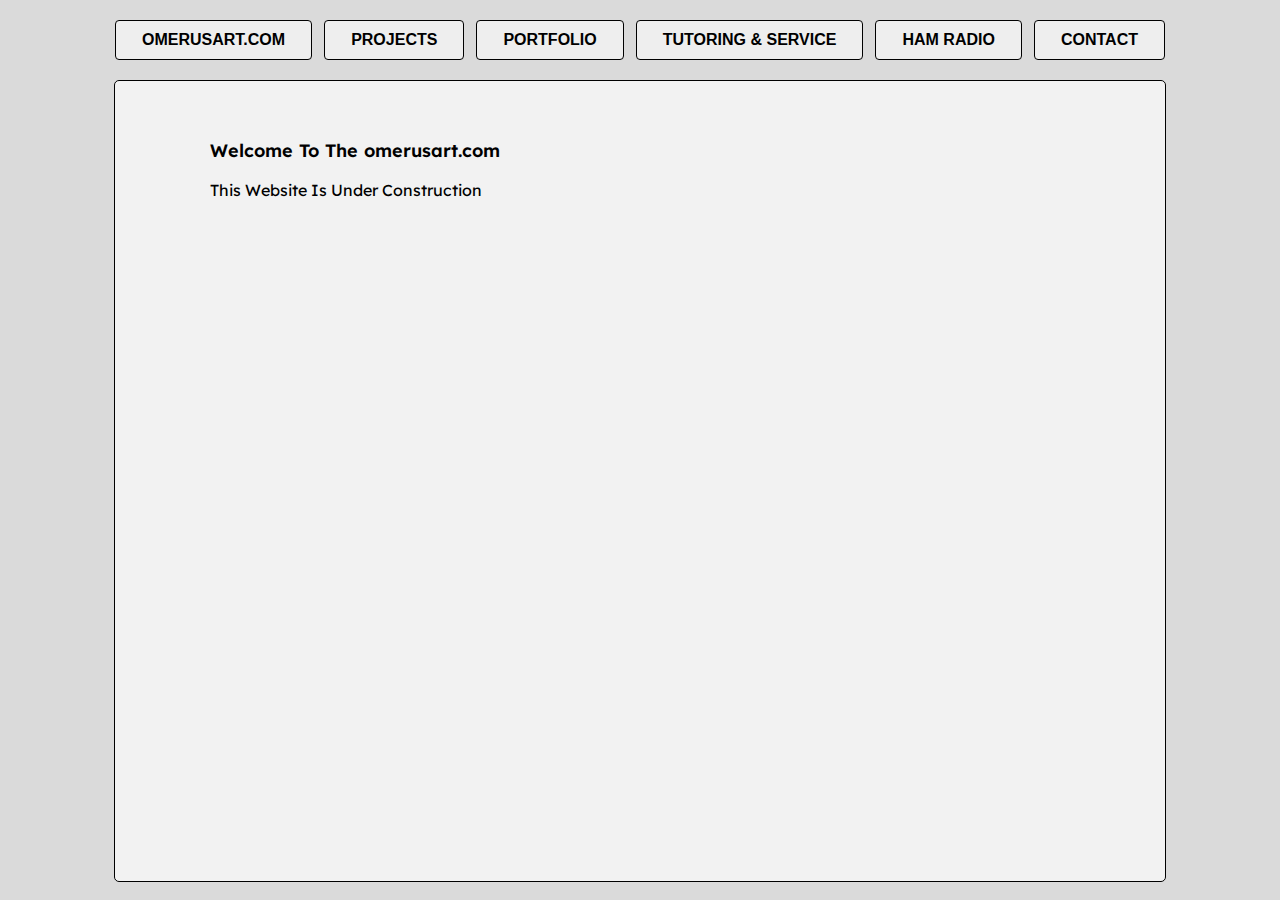
<file: index.html>
<!DOCTYPE html>
<html lang="en">
  <head>
    <meta charset="UTF-8" />
    <meta name="viewport" content="width=device-width, initial-scale=1.0" />
    <title>omerusart</title>
    <link
      href="https://fonts.googleapis.com/css?family=Lexend"
      rel="stylesheet"
    />
    <link rel="stylesheet" href="style.css" />
  </head>

  <body>
    <div class="navbar">
      <a href="index.html">
        <button class="buttons" id="button1">
          <p class="ButtonName">OMERUSART.COM</p>
        </button>
      </a>
      <a href="project.html">
        <button class="buttons" id="button2">
          <p class="ButtonName">PROJECTS</p>
        </button>
      </a>
      <a href="portfolio.html">
        <button class="buttons" id="button3">
          <p class="ButtonName">PORTFOLIO</p>
        </button>
      </a>
      <a href="business.html">
        <button class="buttons" id="button3">
          <p class="ButtonName">TUTORING & SERVICE</p>
        </button>
      </a>
      <a href="radio.html">
        <button class="buttons" id="button5">
          <p class="ButtonName">HAM RADIO</p>
        </button>
      </a>
      <a href="contact.html">
        <button class="buttons" id="button6">
          <p class="ButtonName">CONTACT</p>
        </button>
      </a>
    </div>
    <div class="main">
      <div class="content_container">
        <p class="miniTitlesOfDocument">Welcome To The omerusart.com</p>
        <p class="general_P">This Website Is Under Construction</p>
      </div>
    </div>
  </body>
</html>
</file>
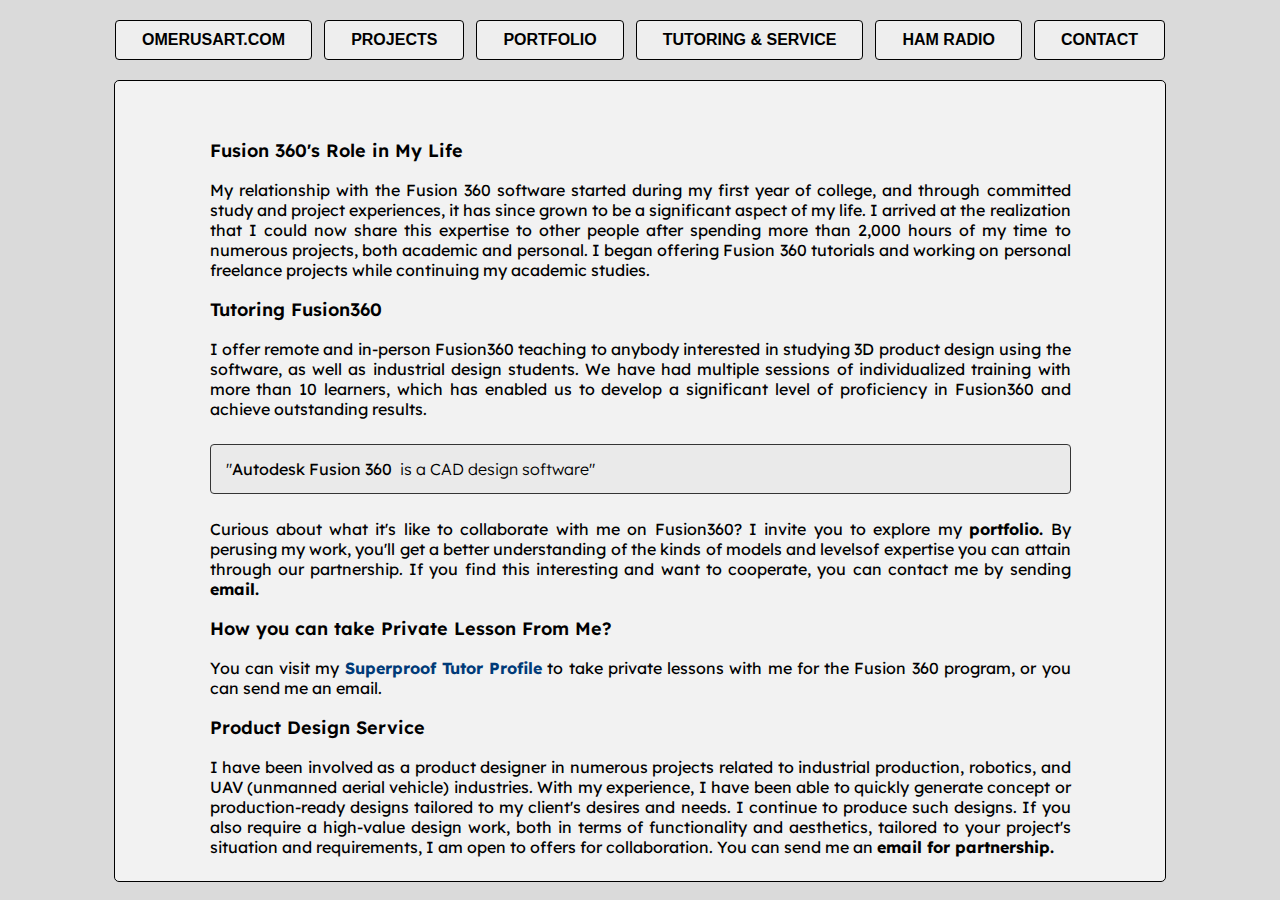
<file: business.html>
<!DOCTYPE html>
<html lang="en">

<head>
    <meta charset="UTF-8">
    <meta name="viewport" content="width=device-width, initial-scale=1.0">
    <title>omerusart</title>
    <link href='https://fonts.googleapis.com/css?family=Lexend' rel='stylesheet'>
    <link rel="stylesheet" href="style.css">
</head>

<body>
    <div class="navbar">
        <a href="index.html">
            <button class="buttons" id="button1">
                <P class="ButtonName">OMERUSART.COM</P>
            </button>
        </a>
        <a href="project.html">
            <button class="buttons" id="button2">
                <P class="ButtonName">PROJECTS</P>
            </button>
        </a>
        <a href="portfolio.html">
            <button class="buttons" id="button3">
                <P class="ButtonName">PORTFOLIO</P>
            </button>
        </a>
        <a href="business.html">
            <button class="buttons" id="button3">
                <P class="ButtonName">TUTORING & SERVICE</P>
            </button>
        </a>
        <a href="radio.html">
            <button class="buttons" id="button5">
                <P class="ButtonName">HAM RADIO</P>
            </button>
        </a>
        <a href="contact.html">
            <button class="buttons" id="button6">
                <P class="ButtonName">CONTACT</P>
            </button>
        </a>
    </div>
    <div class="main">
        <div class="content_container">
            <p class="miniTitlesOfDocument">Fusion 360's Role in My Life</p>
            <p class="general_P">My relationship with the Fusion 360 software started during my first year of college,
                and through
                committed study and project experiences, it has since grown to be a significant aspect of my life. I
                arrived at the realization that I could now share this expertise to other people after spending more
                than 2,000 hours of my time to numerous projects, both academic and personal. I began offering Fusion
                360 tutorials and working on personal freelance projects while continuing my academic studies.
            </p>
            <p class="miniTitlesOfDocument">Tutoring Fusion360</p>
            <p class="general_P">I offer remote and in-person Fusion360 teaching to anybody interested in studying 3D
                product design using
                the software, as well as industrial design students. We have had multiple sessions of individualized
                training with more than 10 learners, which has enabled us to develop a significant level of proficiency
                in Fusion360 and achieve outstanding results.
            </p>
            <div class="textCard">
                <p class="textCard_text">"<b>Autodesk Fusion
                        360</b>&nbsp is
                    a CAD
                    design
                    software"</p>
            </div>
            <p class="general_P">Curious about what it's like to collaborate with me on Fusion360? I invite you to
                explore my
                <a class="insite_link" href="portfolio.html" target="_blank"><b>portfolio.</b></a> By perusing my work,
                you'll get a better understanding of the kinds of models and levelsof expertise you can attain through
                our partnership. If you find this interesting and want to cooperate, you can contact me by sending <a
                    class="insite_link" href="contact.html" target="_blank"> <b>email.</b>
                </a>
            </p>
            <p class="miniTitlesOfDocument">How you can take Private Lesson From Me?</p>
            <p class="general_P">
                You can visit my
                <a class="outsite_link"
                    href="https://www.superprof.com.tr/yildir-onlarca-akademik-projenin-urun-tasarimlarini-gerceklestiren-bir-bilgisayar-muhendisligi-ogrencisi-olarak.html"
                    target="_blank"><b>Superproof Tutor Profile</b></a>
                to take private lessons with me for the Fusion 360 program,
                or you can send me an email.
            </p>
            <p class="miniTitlesOfDocument">Product Design Service</p>
            <p class="general_P">
                I have been involved as a product designer in numerous projects related to industrial production,
                robotics, and UAV (unmanned aerial vehicle) industries. With my experience, I have been able to quickly
                generate concept or production-ready designs tailored to my client's desires and needs. I continue to
                produce such designs. If you also require a high-value design work, both in terms of functionality and
                aesthetics, tailored to your project's situation and requirements, I am open to offers for
                collaboration. You can send me an <a class="insite_link" href="contact.html" target="_blank">
                    <b>email for partnership.</b>
            </p>
        </div>
    </div>
</body>

</html>
</file>
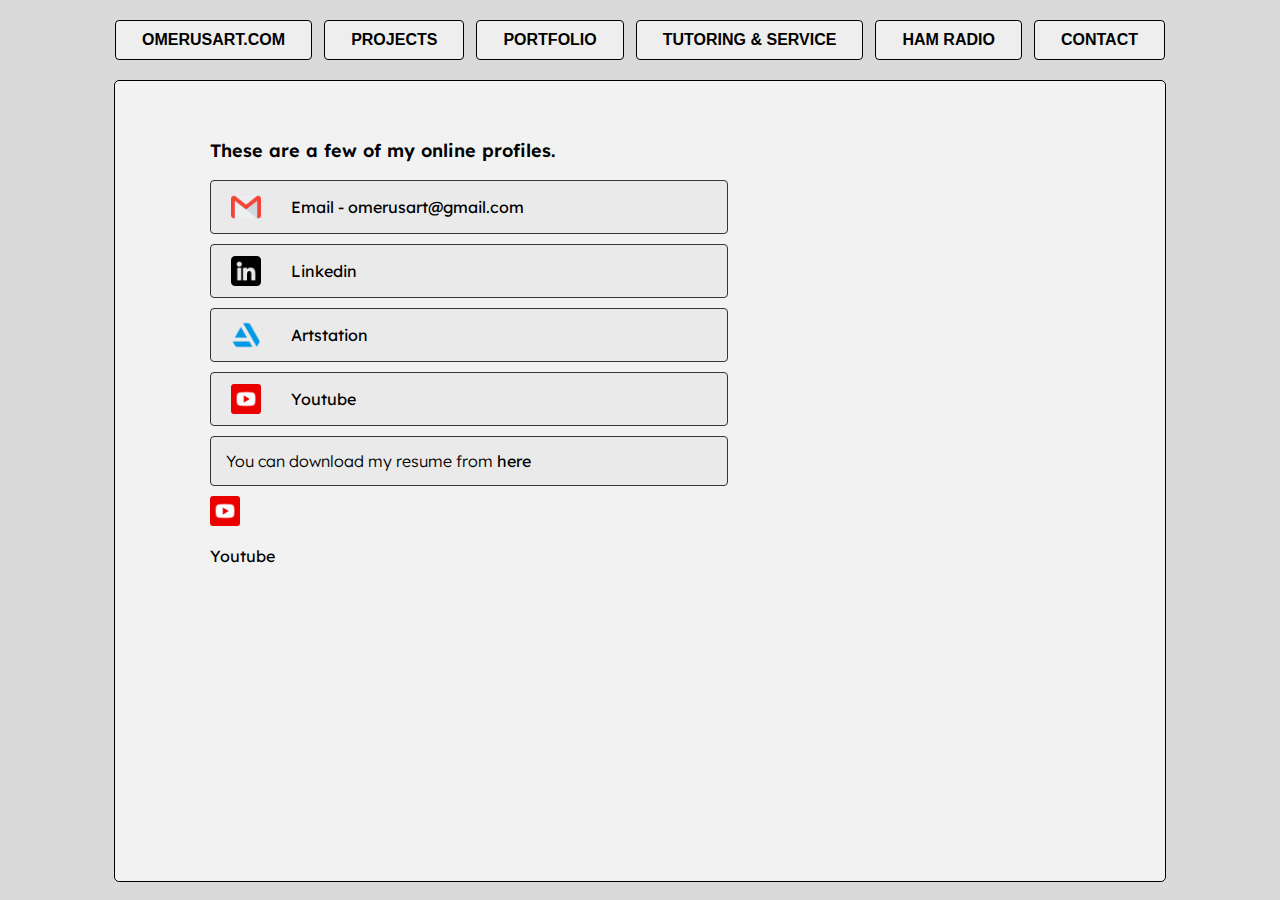
<file: contact.html>
<!DOCTYPE html>
<html lang="en">

<head>
    <meta charset="UTF-8">
    <meta name="viewport" content="width=device-width, initial-scale=1.0">
    <title>omerusart</title>
    <link href='https://fonts.googleapis.com/css?family=Lexend' rel='stylesheet'>
    <link rel="stylesheet" href="style.css">
</head>

<body>
    <div class="navbar">
        <a href="index.html">
            <button class="buttons" id="button1">
                <P class="ButtonName">OMERUSART.COM</P>
            </button>
        </a>
        <a href="project.html">
            <button class="buttons" id="button2">
                <P class="ButtonName">PROJECTS</P>
            </button>
        </a>
        <a href="portfolio.html">
            <button class="buttons" id="button3">
                <P class="ButtonName">PORTFOLIO</P>
            </button>
        </a>
        <a href="business.html">
            <button class="buttons" id="button3">
                <P class="ButtonName">TUTORING & SERVICE</P>
            </button>
        </a>
        <a href="radio.html">
            <button class="buttons" id="button5">
                <P class="ButtonName">HAM RADIO</P>
            </button>
        </a>
        <a href="contact.html">
            <button class="buttons" id="button6">
                <P class="ButtonName">CONTACT</P>
            </button>
        </a>
    </div>
    <div class="main">
        <div class="content_container">
            <p class="miniTitlesOfDocument">These are a few of my online profiles.</p>
            <div class="contactCard">
                <div class="contact_infoCard_logoCard">
                    <img class="contact_infoCard_logoCard_image" src="images/gmail (1).png" alt="">
                </div>
                <div class="contact_infoCard_textCard">
                    <p class="general_P">Email - omerusart@gmail.com</p>
                </div>
            </div>
            <div class="contactCard">
                <div class="contact_infoCard_logoCard">
                    <img class="contact_infoCard_logoCard_image" src="images/linkedin.png" alt="">
                </div>
                <div class="contact_infoCard_textCard">
                    <p class="general_P">Linkedin</p>
                </div>
            </div>
            <div class="contactCard">
                <div class="contact_infoCard_logoCard">
                    <img class="contact_infoCard_logoCard_image" src="images/artstation.png" alt="">
                </div>
                <div class="contact_infoCard_textCard">
                    <p class="general_P">Artstation</p>
                </div>
            </div>
            <div class="contactCard">
                <div class="contact_infoCard_logoCard">
                    <img class="contact_infoCard_logoCard_image" src="images/youtube (1).png" alt="">
                </div>
                <div class="contact_infoCard_textCard">
                    <p class="general_P">Youtube</p>
                </div>
            </div>
            <div class="contactCard">
                <p class="contactCard_text">You can download my resume from<a class="insite_link" href="index.html"
                        target="_blank">
                        <b>here</b>
                </p>
            </div>

            <a class="contactCard_a" href="https://www.instagram.com/omerusart/">
                <div>
                    <div class="newContactCard">
                        <img class="contact_infoCard_logoCard_image" src="images/youtube (1).png" alt="">
                        <p class="general_P">Youtube</p>
                    </div>
                </div>
            </a>

        </div>
    </div>
</body>

</html>
</file>
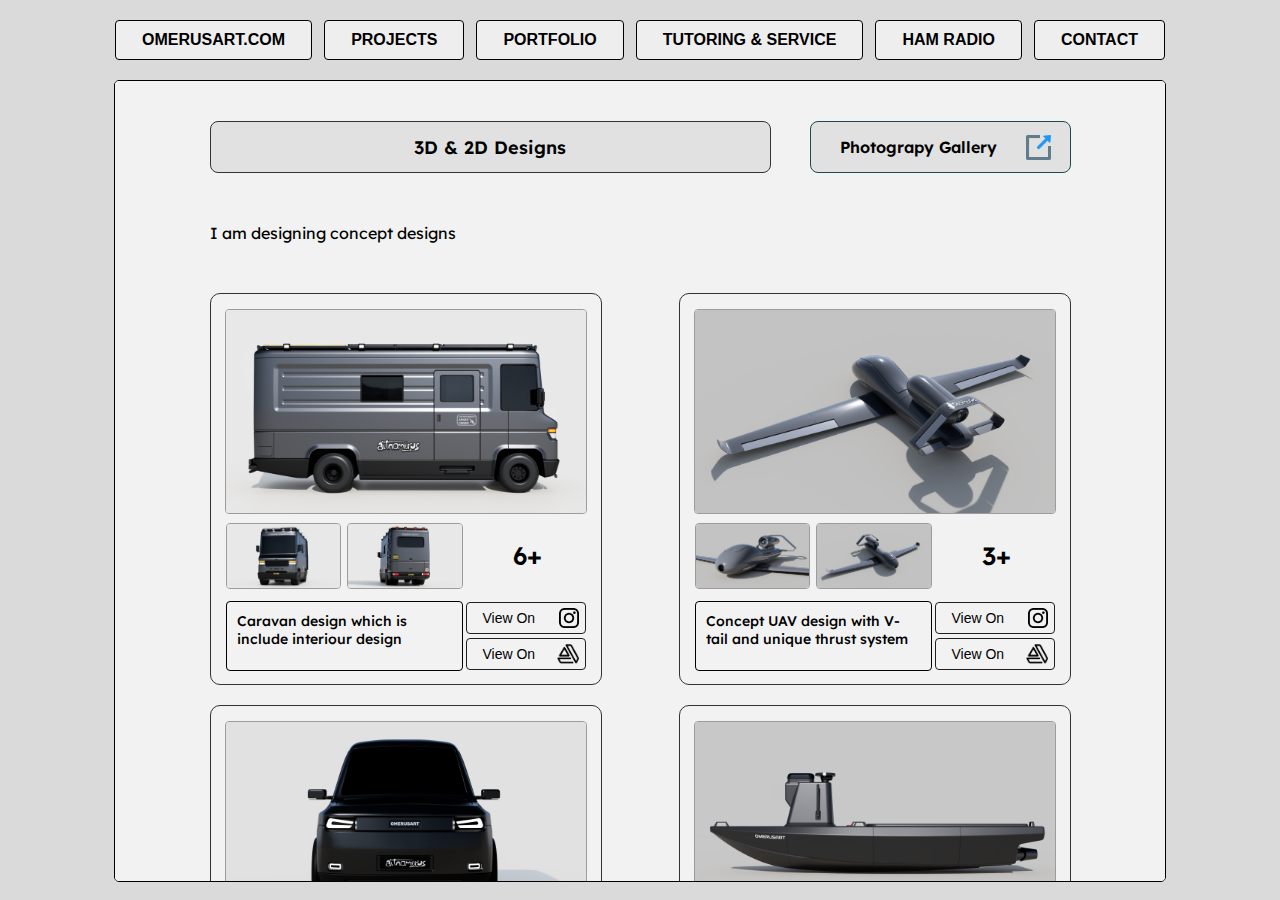
<file: portfolio.html>
<!DOCTYPE html>
<html lang="en">
  <head>
    <meta charset="UTF-8" />
    <meta name="viewport" content="width=device-width, initial-scale=1.0" />
    <title>omerusart</title>
    <link
      href="https://fonts.googleapis.com/css?family=Lexend"
      rel="stylesheet"
    />
    <link rel="stylesheet" href="style.css" />
  </head>

  <body>
    <div class="navbar">
      <a href="index.html">
        <button class="buttons" id="button1">
          <p class="ButtonName">OMERUSART.COM</p>
        </button>
      </a>
      <a href="project.html">
        <button class="buttons" id="button2">
          <p class="ButtonName">PROJECTS</p>
        </button>
      </a>
      <a href="portfolio.html">
        <button class="buttons" id="button3">
          <p class="ButtonName">PORTFOLIO</p>
        </button>
      </a>
      <a href="business.html">
        <button class="buttons" id="button3">
          <p class="ButtonName">TUTORING & SERVICE</p>
        </button>
      </a>
      <a href="radio.html">
        <button class="buttons" id="button5">
          <p class="ButtonName">HAM RADIO</p>
        </button>
      </a>
      <a href="contact.html">
        <button class="buttons" id="button6">
          <p class="ButtonName">CONTACT</p>
        </button>
      </a>
    </div>
    <div class="main">
      <div class="content_container">
        <div class="portfolioTitle_container">
          <div class="portfolieTitle_1">
            <p class="portfolioTitle_1_text">3D & 2D Designs</p>
          </div>
          <a href="index.html" class="portfolieTitle_2" id="#title_2">
            <p class="portfolioTitle_2_text">Photograpy Gallery</p>
            <img style="height: 25px" src="images/export.png" alt="" />
          </a>
        </div>

        <div class="general_P">I am designing concept designs</div>

        <div class="designCard_container">
          <div class="designCard">
            <img
              class="designCard_section1"
              src="images/Caracan_main.png"
              alt=""
            />
            <div class="designCard_section2_container">
              <img
                class="designCard_section2_img"
                src="images/Caravan_Secondary1.png"
                alt=""
              />
              <img
                class="designCard_section2_img"
                src="images/Caravan_Secondary2.png"
                alt=""
              />
              <div class="designCard_section2_imgCount">
                <p class="miniTitlesOfDocument" style="font-size: 25px">6+</p>
              </div>
            </div>
            <div class="designCard_section3">
              <div class="designCard_section3_description">
                <p class="designCard_descriptionText">
                  Caravan design which is include interiour design
                </p>
              </div>
              <div class="designCard_section3_linkButtons">
                <button class="designCard_section3_linkButtons_button">
                  <p class="designCard_descriptionText">View On</p>
                  <img
                    class="designCard_section3_linkButtons_logo"
                    src="images/instagram_black.png"
                    alt=""
                  />
                </button>
                <button class="designCard_section3_linkButtons_button">
                  <p class="designCard_descriptionText">View On</p>
                  <img
                    class="designCard_section3_linkButtons_logo"
                    src="images/artstation_black.png"
                    alt=""
                  />
                </button>
              </div>
            </div>
          </div>

          <div class="designCard">
            <img
              class="designCard_section1"
              src="images/Vjet_main.png"
              alt=""
            />
            <div class="designCard_section2_container">
              <img
                class="designCard_section2_img"
                src="images/Vjet_Secondary1.png"
                alt=""
              />
              <img
                class="designCard_section2_img"
                src="images/Vjet_Secondary2.png"
                alt=""
              />
              <div class="designCard_section2_imgCount">
                <p class="miniTitlesOfDocument" style="font-size: 25px">3+</p>
              </div>
            </div>
            <div class="designCard_section3">
              <div class="designCard_section3_description">
                <p class="designCard_descriptionText">
                  Concept UAV design with V-tail and unique thrust system
                </p>
              </div>
              <div class="designCard_section3_linkButtons">
                <button class="designCard_section3_linkButtons_button">
                  <p class="designCard_descriptionText">View On</p>
                  <img
                    class="designCard_section3_linkButtons_logo"
                    src="images/instagram_black.png"
                    alt=""
                  />
                </button>
                <button class="designCard_section3_linkButtons_button">
                  <p class="designCard_descriptionText">View On</p>
                  <img
                    class="designCard_section3_linkButtons_logo"
                    src="images/artstation_black.png"
                    alt=""
                  />
                </button>
              </div>
            </div>
          </div>

          <div class="designCard">
            <img
              class="designCard_section1"
              src="images/Suv_Secondary2.png"
              alt=""
            />
            <div class="designCard_section2_container">
              <img
                class="designCard_section2_img"
                src="images/Suv_Secondary1.png"
                alt=""
              />
              <img
                class="designCard_section2_img"
                src="images/Suv_main.png"
                alt=""
              />
              <div style="width: 185px" class="designCard_section2_imgCount">
                <p class="miniTitlesOfDocument" style="font-size: 25px">2+</p>
              </div>
            </div>
            <div class="designCard_section3">
              <div class="designCard_section3_description">
                <p class="designCard_descriptionText">
                  Concept UAV design with V-tail and unique thrust system
                </p>
              </div>
              <div class="designCard_section3_linkButtons">
                <button class="designCard_section3_linkButtons_button">
                  <p class="designCard_descriptionText">View On</p>
                  <img
                    class="designCard_section3_linkButtons_logo"
                    src="images/instagram_black.png"
                    alt=""
                  />
                </button>
                <button class="designCard_section3_linkButtons_button">
                  <p class="designCard_descriptionText">View On</p>
                  <img
                    class="designCard_section3_linkButtons_logo"
                    src="images/artstation_black.png"
                    alt=""
                  />
                </button>
              </div>
            </div>
          </div>

          <div class="designCard">
            <img class="designCard_section1" src="images/Ida_main.png" alt="" />
            <div class="designCard_section2_container">
              <img
                class="designCard_section2_img"
                src="images/Ida_Secondary1.png"
                alt=""
              />
              <img
                class="designCard_section2_img"
                src="images/İda_Secondary2.png"
                alt=""
              />
              <div style="width: 185px" class="designCard_section2_imgCount">
                <p class="miniTitlesOfDocument" style="font-size: 25px">2+</p>
              </div>
            </div>
            <div class="designCard_section3">
              <div class="designCard_section3_description">
                <p class="designCard_descriptionText">
                  Concept UAV design with V-tail and unique thrust system
                </p>
              </div>
              <div class="designCard_section3_linkButtons">
                <button class="designCard_section3_linkButtons_button">
                  <p class="designCard_descriptionText">View On</p>
                  <img
                    class="designCard_section3_linkButtons_logo"
                    src="images/instagram_black.png"
                    alt=""
                  />
                </button>
                <button class="designCard_section3_linkButtons_button">
                  <p class="designCard_descriptionText">View On</p>
                  <img
                    class="designCard_section3_linkButtons_logo"
                    src="images/artstation_black.png"
                    alt=""
                  />
                </button>
              </div>
            </div>
          </div>

          <div class="designCard">
            <img
              class="designCard_section1"
              src="images/Truck_main.jpg"
              alt=""
            />
            <div class="designCard_section2_container">
              <img
                class="designCard_section2_img"
                src="images/Truck_Secondary1.jpg"
                alt=""
              />
              <img
                class="designCard_section2_img"
                src="images/Truck_Secondary2.jpg"
                alt=""
              />
              <div style="width: 185px" class="designCard_section2_imgCount">
                <p class="miniTitlesOfDocument" style="font-size: 25px">2+</p>
              </div>
            </div>
            <div class="designCard_section3">
              <div class="designCard_section3_description">
                <p class="designCard_descriptionText">
                  Concept UAV design with V-tail and unique thrust system
                </p>
              </div>
              <div class="designCard_section3_linkButtons">
                <button class="designCard_section3_linkButtons_button">
                  <p class="designCard_descriptionText">View On</p>
                  <img
                    class="designCard_section3_linkButtons_logo"
                    src="images/instagram_black.png"
                    alt=""
                  />
                </button>
                <button class="designCard_section3_linkButtons_button">
                  <p class="designCard_descriptionText">View On</p>
                  <img
                    class="designCard_section3_linkButtons_logo"
                    src="images/artstation_black.png"
                    alt=""
                  />
                </button>
              </div>
            </div>
          </div>
        </div>
      </div>
    </div>
  </body>
</html>
</file>
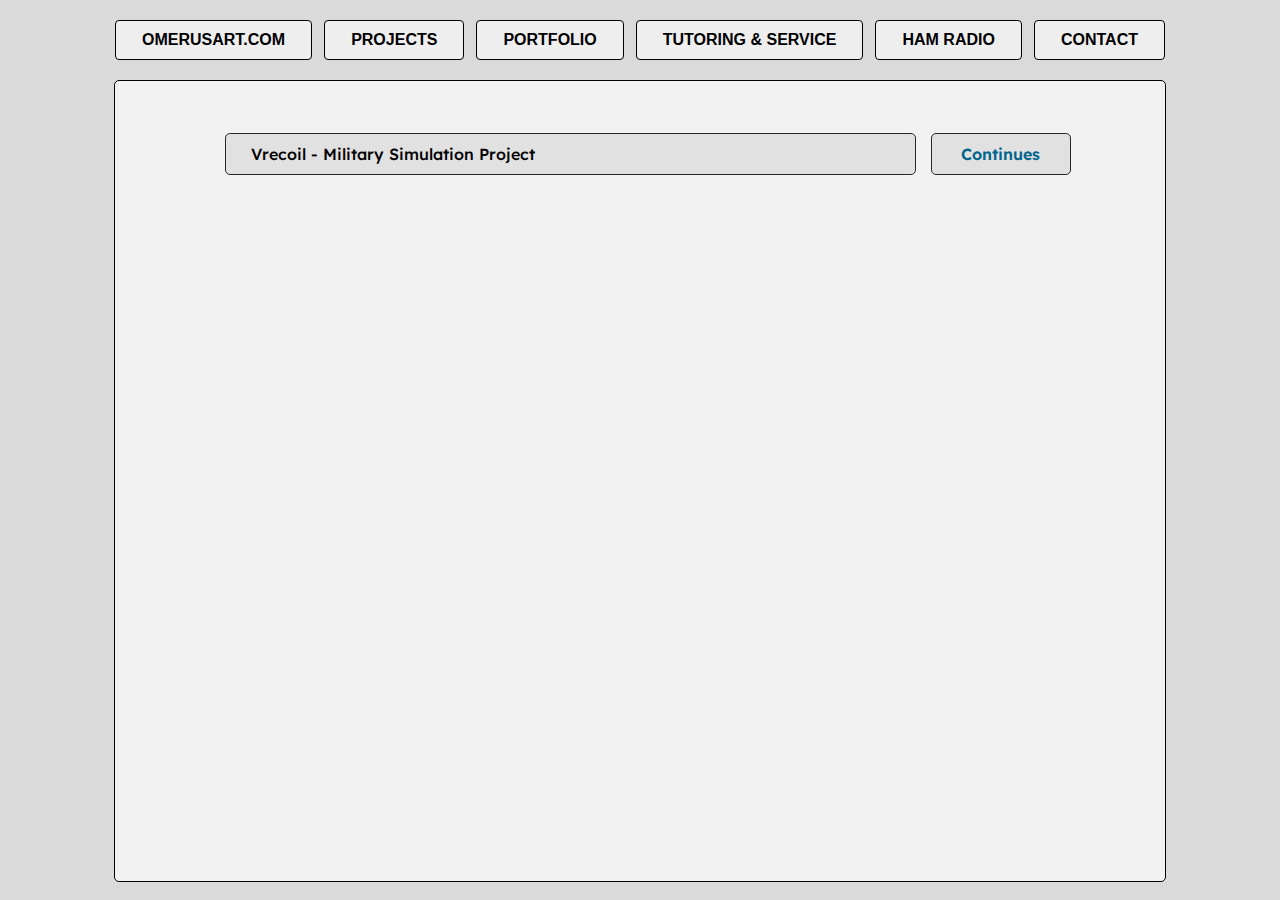
<file: project.html>
<!DOCTYPE html>
<html lang="en">

<head>
    <meta charset="UTF-8">
    <meta name="viewport" content="width=device-width, initial-scale=1.0">
    <title>omerusart - projects</title>
    <link href='https://fonts.googleapis.com/css?family=Lexend' rel='stylesheet'>
    <link rel="stylesheet" href="style.css">
</head>

<body>
    <div class="navbar">
        <a href="index.html">
            <button class="buttons" id="button1">
                <P class="ButtonName">OMERUSART.COM</P>
            </button>
        </a>
        <a href="project.html">
            <button class="buttons" id="button2">
                <P class="ButtonName">PROJECTS</P>
            </button>
        </a>
        <a href="portfolio.html">
            <button class="buttons" id="button3">
                <P class="ButtonName">PORTFOLIO</P>
            </button>
        </a>
        <a href="business.html">
            <button class="buttons" id="button3">
                <P class="ButtonName">TUTORING & SERVICE</P>
            </button>
        </a>
        <a href="radio.html">
            <button class="buttons" id="button5">
                <P class="ButtonName">HAM RADIO</P>
            </button>
        </a>
        <a href="contact.html">
            <button class="buttons" id="button6">
                <P class="ButtonName">CONTACT</P>
            </button>
        </a>
    </div>
    <div class="main">
        <div class="content_container">
            <div class="topicListCard_container">
                <div class="topicListCard">
                    <!--
                    <div class="topicListCard_imgCard">
                        <img src="images/txt.png" alt="">
                    </div>
                    -->
                    <div class="topicListCard_nameCard">
                        <a href="projects/projects001.html">
                            <p class="general_P">Vrecoil - Military Simulation Project</p>
                        </a>
                    </div>
                    <div class="topicListCard_statusCard">
                        <p class="general_P">Continues</p>
                    </div>
                </div>
            </div>
            <!--
                <div class="topicListCard_container">
                <div class="topicListCard">
                    <div class="topicListCard_nameCard">
                        <a href="">
                            <p class="general_P">Filtered Call Sign Generator Software</p>
                        </a>
                    </div>
                    <div class="topicListCard_statusCard">
                        <p class="general_P" style="color: #0a9300;">Completed</p>
                    </div>
                </div>
            </div>
            <div class="topicListCard_container">
                <div class="topicListCard">
                    <div class="topicListCard_nameCard">
                        <a href="">
                            <p class="general_P">Humanoid Project - Design and Prototyping</p>
                        </a>
                    </div>
                    <div class="topicListCard_statusCard">
                        <p class="general_P" style="color: #0a9300;">Completed</p>
                    </div>
                </div>
            </div>
            <div class="topicListCard_container">
                <div class="topicListCard">
                    <div class="topicListCard_nameCard">
                        <a href="">
                            <p class="general_P">Call Sign Database Web Application</p>
                        </a>
                    </div>
                    <div class="topicListCard_statusCard">
                        <p class="general_P" style="color: #303030;">Planning</p>
                    </div>
                </div>
            </div>
            <div class="topicListCard_container">
                <div class="topicListCard">
                    <div class="topicListCard_nameCard">
                        <a href="">
                            <p class="general_P">Fusion360 CAD design Course</p>
                        </a>
                    </div>
                    <div class="topicListCard_statusCard">
                        <p class="general_P" style="color: #424242;">Pending</p>
                    </div>
                </div>
            </div>
            -->

            <p><br><br></p>
        </div>
    </div>
</body>

</html>
</file>
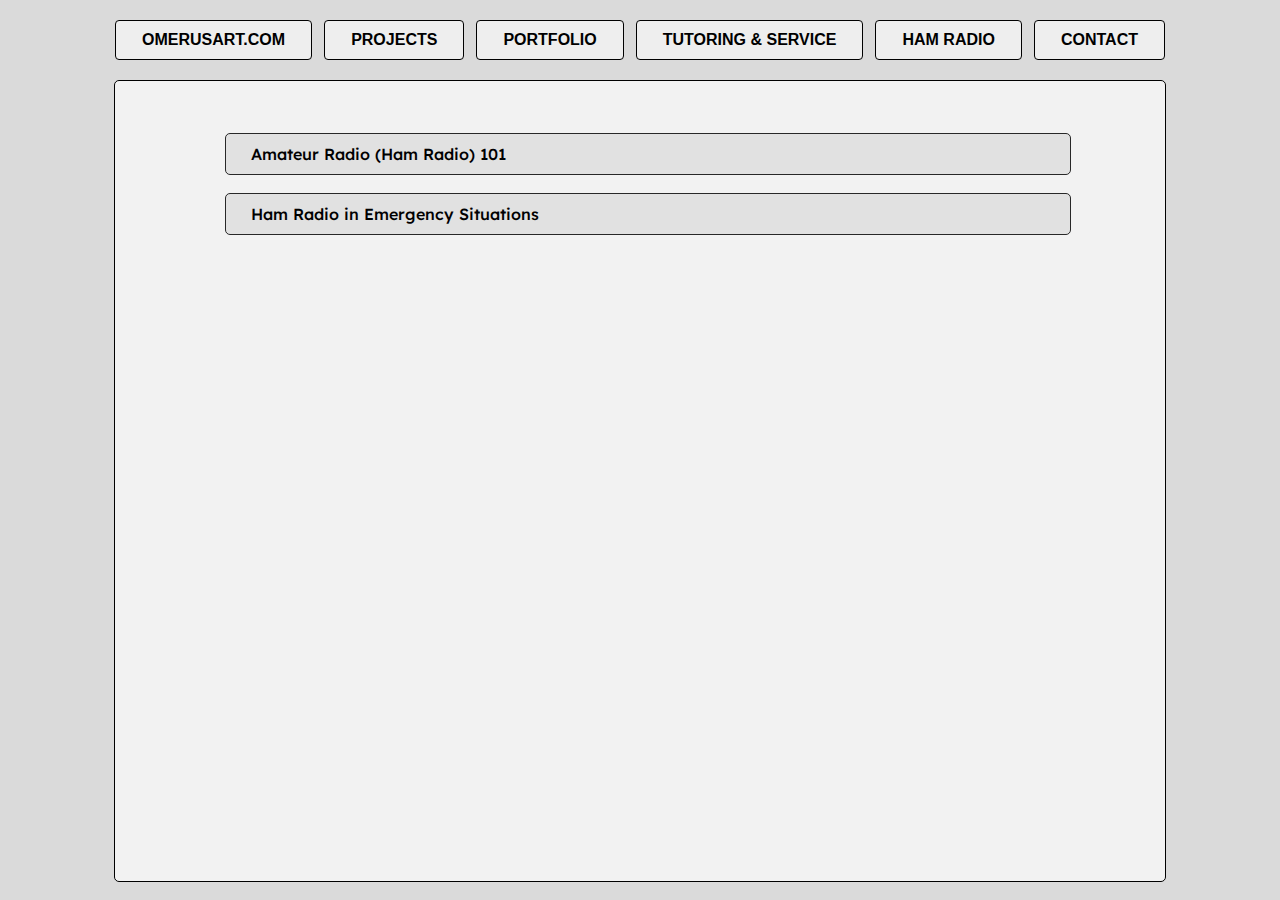
<file: radio.html>
<!DOCTYPE html>
<html lang="en">

<head>
    <meta charset="UTF-8">
    <meta name="viewport" content="width=device-width, initial-scale=1.0">
    <title>omerusart - ham radio</title>
    <link href='https://fonts.googleapis.com/css?family=Lexend' rel='stylesheet'>
    <link rel="stylesheet" href="style.css">
</head>

<body>
    <div class="navbar">
        <a href="index.html">
            <button class="buttons" id="button1">
                <P class="ButtonName">OMERUSART.COM</P>
            </button>
        </a>
        <a href="project.html">
            <button class="buttons" id="button2">
                <P class="ButtonName">PROJECTS</P>
            </button>
        </a>
        <a href="portfolio.html">
            <button class="buttons" id="button3">
                <P class="ButtonName">PORTFOLIO</P>
            </button>
        </a>
        <a href="business.html">
            <button class="buttons" id="button3">
                <P class="ButtonName">TUTORING & SERVICE</P>
            </button>
        </a>
        <a href="radio.html">
            <button class="buttons" id="button5">
                <P class="ButtonName">HAM RADIO</P>
            </button>
        </a>
        <a href="contact.html">
            <button class="buttons" id="button6">
                <P class="ButtonName">CONTACT</P>
            </button>
        </a>
    </div>

    <div class="main">
        <div class="content_container">
            <div class="topicListCard_container">
                <div class="topicListCard">
                    <!--
                    <div class="topicListCard_imgCard">
                        <img src="images/txt.png" alt="">
                    </div>
                    -->
                    <div class="topicListCard_nameCard">
                        <a href="radios/radios001.html">
                            <p class="general_P">Amateur Radio (Ham Radio) 101</p>
                        </a>
                    </div>
                </div>
            </div>
            <div class="topicListCard_container">
                <div class="topicListCard">
                    <div class="topicListCard_nameCard">
                        <a href="radios/radios002.html">
                            <p class="general_P">Ham Radio in Emergency Situations</p>
                        </a>
                    </div>
                </div>
            </div>
            <!-- 
                <div class="topicListCard_container">
                <div class="topicListCard">
                    <div class="topicListCard_nameCard">
                        <a href="radios/radios002.html">
                            <p class="general_P">Making a Flower Pot Antenna And The Story Behind It</p>
                        </a>
                    </div>
                </div>
            </div>
            <div class="topicListCard_container">
                <div class="topicListCard">
                    <div class="topicListCard_nameCard">
                        <a href="radios/radios002.html">
                            <p class="general_P">Concept of "Amateur" And Roles In Ham Radio</p>
                        </a>
                    </div>
                </div>
            </div>
            <div class="topicListCard_container">
                <div class="topicListCard">
                    <div class="topicListCard_nameCard">
                        <a href="radios/radios002.html">
                            <p class="general_P">Some Ham Radio Terms For Dummies</p>
                        </a>
                    </div>
                </div>
            </div>
            -->
        </div>
    </div>
</body>

</html>
</file>
<file: style.css>
body {
  padding: 0;
  margin: 0;
  background: #dadada;
  display: flex;
  flex-direction: column;
  align-items: center;
  justify-content: flex-start;
  font-family: lexend;
}

.navbar {
  height: 80px;
  width: 1050px;
  display: flex;
  align-items: center;
  justify-content: space-between;
}

.main {
  background: #f2f2f2;
  height: calc(100vh - 100px);
  width: 1050px;
  border-radius: 5px;
  border: 1px solid black;
  display: flex;
  align-items: center;
  justify-content: center;
  overflow: hidden;
  overflow-y: scroll;
}

a {
  text-decoration: none;
}

.buttons {
  background: #eeeeee;
  border: 1px solid black;
  height: 40px;
  border-radius: 4px;
  display: flex;
  align-items: center;
  justify-content: center;
  text-align: center;
  cursor: pointer;
}

.buttons:hover {
  background-color: rgb(255, 255, 255);
  transform: translate(0, -2px);
}

.buttons p {
  margin: 0 20px 0 20px;
  font-size: 16px;
  font-weight: 700;
}

#button1 p {
  color: #000000;
}

#button2 p {
  color: #000000;
}

#button3 p {
  color: #000000;
}

#button4 p {
  color: #000000;
}

#button5 p {
  color: #000000;
}

#button6 p {
  color: #000000;
}

.content_container {
  height: 90%;
  width: 82%;
}

.main::-webkit-scrollbar {
  width: 15px;
}

.main::-webkit-scrollbar-thumb {
  background-color: #d2d2d2;
  border-radius: 4px;
  border: solid rgb(143, 143, 143) 1px;
  border-right: none;
}

.general_P {
  color: #000000;
  font-size: 16px;
  font-weight: 400;
  text-align: justify;
}

.mainTitleOfDocument {
  color: #adadad;
  font-size: 220px;
  font-weight: 400;
  text-align: justify;
  font-size: 22px;
  font-weight: 700;
  margin: 0 20px 0 20px;
}

.insite_link {
  color: rgb(0, 0, 0);
}

.outsite_link {
  color: rgb(0, 58, 120);
}

/* HAM RADIO */

.titleOfDocumentCard {
  height: 45px;
  margin-bottom: 30px;
  display: flex;
  align-items: center;
  justify-content: space-between;
}

.titleOfDocumentCard_logoCard {
  height: 50px;
  width: 50px;
  display: flex;
  align-items: center;
  justify-content: center;
}

.titleOfDocumentCard_logoCard_titleCard {
  background: #e1e1e1;
  height: 50px;
  width: 780px;
  border-radius: 5px;
  border: 1px solid rgb(65, 65, 65);
  display: flex;
  align-items: center;
  justify-content: center;
}

.miniTitlesOfDocument {
  font-size: 18px;
  color: rgb(0, 0, 0);
  font-weight: 600;
}

.FullWidthImg_Container {
  display: flex;
  align-items: center;
  justify-content: center;
}

.FullWidthImg_Image {
  width: 100%;
  border-radius: 5px;
  margin: 15px 0 15px 0;
  border: 1px solid rgb(64, 64, 64);
}

.TwohalfImageContainer {
  width: 100%;
  display: flex;
  align-items: center;
  justify-content: space-between;
  margin: 35px 0 35px 0;
}

.HalfWidthImg_Image {
  width: 49%;
  border-radius: 5px;
  border: 1px solid rgb(64, 64, 64);
}

/* TOPIC TITLE CARDS */

.topicListCard_container {
  margin-top: 10px;
}

.topicListCard {
  height: 45px;
  margin-bottom: 15px;
  display: flex;
  align-items: center;
}

.topicListCard_imgCard {
  height: 40px;
  display: flex;
  align-items: center;
}

.topicListCard_imgCard img {
  height: 38px;
}

.topicListCard_nameCard {
  height: 40px;
  width: 100%;
  display: flex;
  align-items: center;
  margin-left: 15px;
  background-color: #e1e1e1;
  border: solid rgb(40, 40, 40) 1px;
  border-radius: 5px;
}

.topicListCard_nameCard p {
  color: #000000;
  font-size: 16px;
  margin: 0 25px 0 25px;
  font-weight: 500;
}

.topicListCard_statusCard {
  height: 40px;
  width: 20%;
  display: flex;
  align-items: center;
  justify-content: center;
  margin-left: 15px;
  background-color: #e1e1e1;
  border: solid rgb(40, 40, 40) 1px;
  border-radius: 5px;
}

.topicListCard_statusCard p {
  color: #00648c;
  font-size: 16px;
  font-weight: 600;
}

.textCard {
  background-color: #eaeaea;
  border: solid rgb(53, 53, 53) 1px;
  border-radius: 4px;
  display: flex;
  align-items: center;
  margin: 25px 0 25px 0;
}

.textCard_text {
  color: #000000;
  font-size: 16px;
  font-weight: 300;
  margin: 14px 15px 14px 15px;
}

/* PORTFOLIO */

.portfolioTitle_container {
  display: flex;
  justify-content: space-between;
}

.portfolieTitle_1 {
  height: 50px;
  width: 65%;
  background-color: #e1e1e1;
  border: solid rgb(52, 52, 52) 1px;
  border-radius: 8px;
  margin-bottom: 50px;
  display: flex;
  align-items: center;
  justify-content: center;
}

.portfolieTitle_2 {
  height: 50px;
  width: 30%;
  background-color: #e1e1e1;
  border: solid rgb(30, 73, 82) 1px;
  border-radius: 8px;
  margin-bottom: 50px;
  display: flex;
  align-items: center;
  justify-content: space-evenly;
  text-decoration: none;
}

.portfolieTitle_2:hover {
  border: solid #1884a4 1px;
  background-color: #ffffff;
}

.portfolioTitle_1_text {
  color: #000000;
  font-size: 18px;
  font-weight: 600;
  margin: 10px;
}

.portfolioTitle_2_text {
  color: #000000;
  font-size: 16px;
  font-weight: 600;
  margin: 10px;
  text-decoration: none;
}

.designCard_container {
  width: 100%;
  display: flex;
  justify-content: space-between;
  flex-wrap: wrap;
  margin-top: 50px;
}

.designCard {
  height: 390px;
  width: 390px;
  border: solid rgb(51, 51, 51) 1px;
  border-radius: 10px;
  margin-bottom: 20px;
  display: flex;
  flex-direction: column;
  align-items: center;
}

.designCard_section1 {
  width: 360px;
  margin-top: 15px;
  border: 1px solid rgb(156, 156, 156);
  border-radius: 4px;
}

.designCard_section2_container {
  height: 64px;
  width: 360px;
  margin-top: 10px;
  display: flex;
  justify-content: space-between;
  align-items: center;
  padding: 0;
}

.designCard_section2_img {
  height: 64px;
  border: 1px solid rgb(156, 156, 156);
  border-radius: 4px;
  margin-right: 6px;
}

.designCard_section2_imgCount {
  height: 64px;
  width: 122px;
  border-radius: 5px;
  display: flex;
  align-items: center;
  justify-content: center;
}

.designCard_section3 {
  height: 68px;
  width: 360px;
  margin-top: 14px;
  display: flex;
  align-items: center;
  justify-content: space-between;
}

.designCard_section3_description {
  width: 235px;
  height: 68px;
  border-radius: 4px;
  background: #f2f2f2;
  display: flex;
  border: 1px solid black;
}

.designCard_descriptionText {
  color: #000000;
  font-size: 14px;
  font-weight: 500;
  margin: 10px;
}

.designCard_section3_linkButtons {
  width: 120px;
  height: 68px;
  display: flex;
  flex-direction: column;
  align-items: center;
  justify-content: space-between;
}

.designCard_section3_linkButtons_button {
  height: 32px;
  width: 100%;
  border-radius: 4px;
  background: #f2f2f2;
  display: flex;
  align-items: center;
  justify-content: space-between;
  cursor: pointer;
  border: 1px solid rgb(32, 32, 32);
}

.designCard_section3_linkButtons_logo {
  height: 20px;
}

.designCard_section3_linkButtons_button:hover {
  background-color: #ffffff;
}

.designCard:hover {
  background-color: #ffffff;
}

/* CONTACT */

.contact_infoCard {
  height: 45px;
  display: flex;
  align-items: center;
}

.contact_infoCard_logoCard {
  height: 45px;
  display: flex;
  align-items: center;
  justify-content: center;
  margin-left: 20px;
}

.contact_infoCard_logoCard_image {
  height: 30px;
}

.contact_infoCard_textCard {
  margin-left: 30px;
}

.contactCard {
  background-color: #eaeaea;
  border: solid rgb(53, 53, 53) 1px;
  border-radius: 4px;
  display: flex;
  align-items: center;
  margin: 10px 0 10px 0;
  width: 60%;
}

.contactCard_text {
  color: #000000;
  font-size: 16px;
  font-weight: 300;
  margin: 14px 15px 14px 15px;
}
</file>
